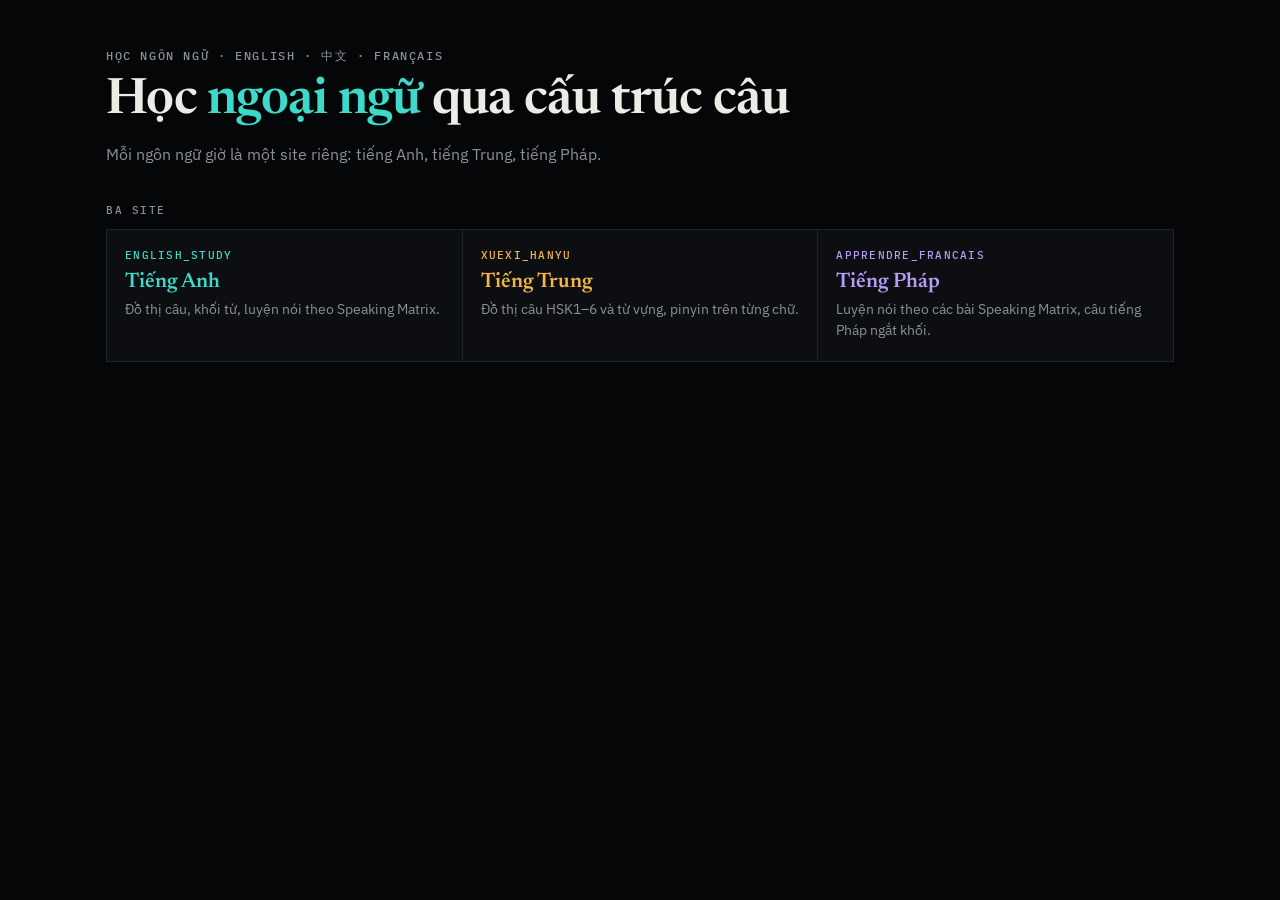
<file: src/index.html>
<!doctype html>
<html lang="vi">
<head>
<meta charset="utf-8">
<meta name="viewport" content="width=device-width, initial-scale=1">
<title>Học ngôn ngữ</title>
<link rel="stylesheet" href="https://fonts.googleapis.com/css2?family=IBM+Plex+Mono:wght@400;500&family=IBM+Plex+Sans:wght@400;500;600&family=Newsreader:opsz,wght@6..72,400;6..72,600&display=swap">
<style>
  /* Tông noir như các trang bên dưới, không đổi theo sáng/tối của máy. */
  :root{
    --bg:#050608; --panel:#0C0E11; --panel2:#161B20; --ink:#EDEBE6; --muted:#8B9098; --line:#1E242A;
    --en:#3ED9C9; --zh:#F2B646; --fr:#B99CF6;
  }
  *{box-sizing:border-box}
  body{margin:0; background:var(--bg); color:var(--ink);
    font:15px/1.55 "IBM Plex Sans", system-ui, -apple-system, "Segoe UI", sans-serif; -webkit-font-smoothing:antialiased}
  .wrap{max-width:1100px; margin:0 auto; padding:48px 16px 64px}
  .eyebrow{margin:0 0 10px; color:var(--muted); font:500 11.5px "IBM Plex Mono", monospace; letter-spacing:.14em; text-transform:uppercase}
  h1{margin:0 0 14px; font:600 clamp(30px, 5vw, 50px)/1.08 "Newsreader", Georgia, serif; letter-spacing:-.015em}
  h1 em{font-style:normal; color:var(--k)}
  .lede{margin:0 0 36px; max-width:760px; color:var(--muted); font-size:16px}
  h2{margin:36px 0 12px; font:500 11px "IBM Plex Mono", monospace; letter-spacing:.14em; text-transform:uppercase; color:var(--muted)}
  .grid{display:grid; grid-template-columns:repeat(auto-fit, minmax(260px, 1fr)); gap:1px; background:var(--line); border:1px solid var(--line)}
  a.card{display:block; padding:18px 18px 20px; background:var(--panel); color:inherit; text-decoration:none; transition:background .12s}
  a.card:hover{background:var(--panel2)}
  a.card:focus-visible{outline:2px solid var(--k); outline-offset:-2px}
  .en{--k:var(--en)} .zh{--k:var(--zh)} .fr{--k:var(--fr)}
  .card .n{display:block; margin-bottom:8px; color:var(--k); font:500 10.5px "IBM Plex Mono", monospace; letter-spacing:.12em; text-transform:uppercase}
  .card h3{margin:0 0 4px; font:600 21px/1.2 "Newsreader", Georgia, serif; color:var(--k)}
  .card .tag{margin:0 0 10px; color:var(--ink); font-size:13.5px}
  .card p{margin:0; color:var(--muted); font-size:13.5px}
</style>
</head>
<body>
<div class="wrap en">
  <p class="eyebrow">Học ngôn ngữ · <span lang="en">English</span> · <span lang="zh">中文</span> · <span lang="fr">Français</span></p>
  <h1>Học <em>ngoại ngữ</em> qua cấu trúc câu</h1>
  <p class="lede">Mỗi ngôn ngữ giờ là một site riêng: tiếng Anh, tiếng Trung, tiếng Pháp.</p>

  <h2>Ba site</h2>
  <div class="grid">
    <a class="card en" href="https://tmn281196.github.io/english_study/">
      <span class="n">english_study</span>
      <h3>Tiếng Anh</h3>
      <p>Đồ thị câu, khối từ, luyện nói theo Speaking Matrix.</p>
    </a>
    <a class="card zh" href="https://tmn281196.github.io/xuexi_hanyu/">
      <span class="n">xuexi_hanyu</span>
      <h3>Tiếng Trung</h3>
      <p>Đồ thị câu HSK1–6 và từ vựng, pinyin trên từng chữ.</p>
    </a>
    <a class="card fr" href="https://tmn281196.github.io/apprendre_francais/">
      <span class="n">apprendre_francais</span>
      <h3>Tiếng Pháp</h3>
      <p>Luyện nói theo các bài Speaking Matrix, câu tiếng Pháp ngắt khối.</p>
    </a>
  </div>

</div>
</body>
</html>
</file>
